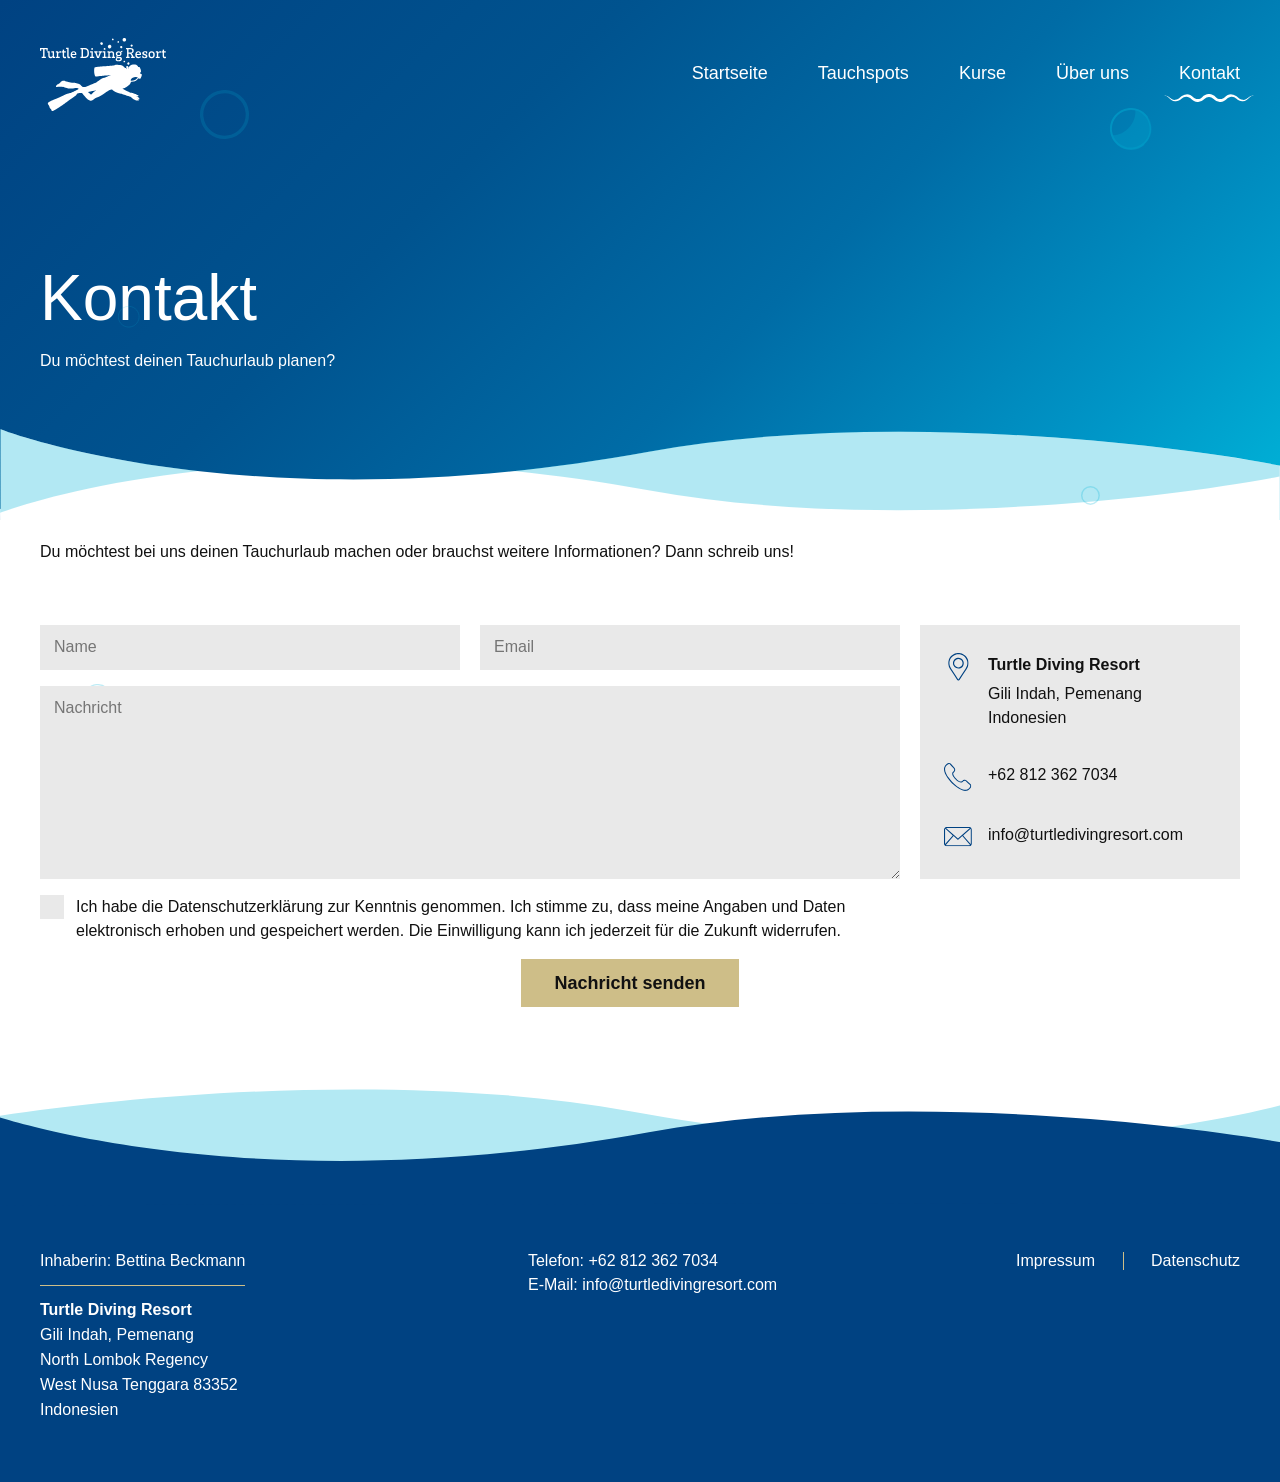
<file: kontakt.html>
<!doctype html>
<html lang="de">
  <head>
    <meta charset="UTF-8" />
    <meta name="viewport" content="width=device-width, initial-scale=1.0" />
    <title>Turtle Diving Resort</title>
    <link rel="stylesheet" href="styles.css" />
  </head>
  <body>
    <header class="sticky-header">
  <div class="container">
    <a class="logo" href="index.html">
      <img src="assets/icons/sticky-logo.svg" alt="Turtle Diving Resort">
    </a>

    <nav>
  <ul>
    <li><a href="index.html">Startseite</a></li>
    <li><a href="tauchspots.html">Tauchspots</a></li>
    <li><a href="kurse.html">Kurse</a></li>
    <li><a href="ueber-uns.html">Über uns</a></li>
    <li><a href="kontakt.html" class="active">Kontakt</a></li>
  </ul>
</nav>
  </div>
</header>
    <div class="bubble-layer">
     <img src="assets/svg/bubble-1.svg" class="bubble bubble-1" alt="">
     <img src="assets/svg/bubble-2.svg" class="bubble bubble-2" alt="">
     <img src="assets/svg/bubble-3.svg" class="bubble bubble-3" alt="">
     <img src="assets/svg/bubble-4.svg" class="bubble bubble-4" alt="">
     <img src="assets/svg/bubble-5.svg" class="bubble bubble-4" alt="">
     
     <img src="assets/svg/bubble-6.svg" class="bubble bubble-6" alt="">
     <img src="assets/svg/bubble-7.svg" class="bubble bubble-7" alt="">
     <img src="assets/svg/bubble-8.svg" class="bubble bubble-8" alt="">
    </div>
    <header class="site-header">
      <a class="logo" href="#top" aria-label="Turtle Diving Resort Startseite">
        <img src="assets/icons/Logo.svg" alt="Turtle Diving Resort" />
      </a>
     <nav class="main-nav" aria-label="Hauptnavigation">
  <a href="index.html">Startseite</a>
  <a href="tauchspots.html">Tauchspots</a>
  <a href="kurse.html">Kurse</a>
  <a href="ueber-uns.html">Über uns</a>
  <a class="active" href="kontakt.html">Kontakt</a>
</nav>
    </header>

    <main id="top">

  <section class="kontakt-hero">

    <div class="container kontakt-hero-content">
      <h1>Kontakt</h1>

      <p>
        Du möchtest deinen Tauchurlaub planen?
      </p>
    </div>

  <img
      class="ueber-uns-hero-wave"
      src="assets/icons/hero.wave_tauchspots.svg"
      alt=""
      aria-hidden="true"
    >
  </section>

  <section class="kontakt-intro section">
    <div class="container">

      <p>
        Du möchtest bei uns deinen Tauchurlaub machen oder brauchst weitere
      Informationen? Dann schreib uns!
      </p>

    </div>

<section id="kontakt" class="contact section">
  <div class="container">
    <div class="contact-layout">
      <form class="contact-form">
        <label>
          <input type="text" placeholder="Name" autocomplete="name" />
        </label>

        <label>
          <input type="email" placeholder="Email" autocomplete="email" />
        </label>

        <label class="full">
          <textarea rows="6" placeholder="Nachricht"></textarea>
        </label>

        <label class="checkbox full">
          <input type="checkbox" />
          <span>
            Ich habe die Datenschutzerklärung zur Kenntnis genommen.
            Ich stimme zu, dass meine Angaben und Daten elektronisch erhoben
            und gespeichert werden. Die Einwilligung kann ich jederzeit
            für die Zukunft widerrufen.
          </span>
        </label>

        <div class="contact-submit">
          <button class="button" type="submit">
            Nachricht senden
          </button>
        </div>
      </form>

      <address class="contact-data">
        <p>
          <span>
            <strong>Turtle Diving Resort</strong>
            Gili Indah, Pemenang<br />
            Indonesien
          </span>
        </p>

        <p>
          <span>+62 812 362 7034</span>
        </p>

        <p>
          <span>info@turtledivingresort.com</span>
        </p>
      </address>
    </div>
  </div>

</section>

</main>

<footer class="site-footer subpage-footer">
      <div class="container footer-grid">
        <div>
          <p class="footer-owner">Inhaberin: Bettina Beckmann</p>
          <p><strong>Turtle Diving Resort</strong><br />Gili Indah, Pemenang<br />North Lombok Regency<br />West Nusa Tenggara 83352<br />Indonesien</p>
        </div>
        <div>
          <p>Telefon: +62 812 362 7034</p>
          <p>E-Mail: info@turtledivingresort.com</p>
        </div>
        <nav aria-label="Rechtliches">
          <a href="#top">Impressum</a>
          <a href="#top">Datenschutz</a>
        </nav>
        </div>
    </footer>
    <script src="main.js"></script>
  </body>
</html>
</file>
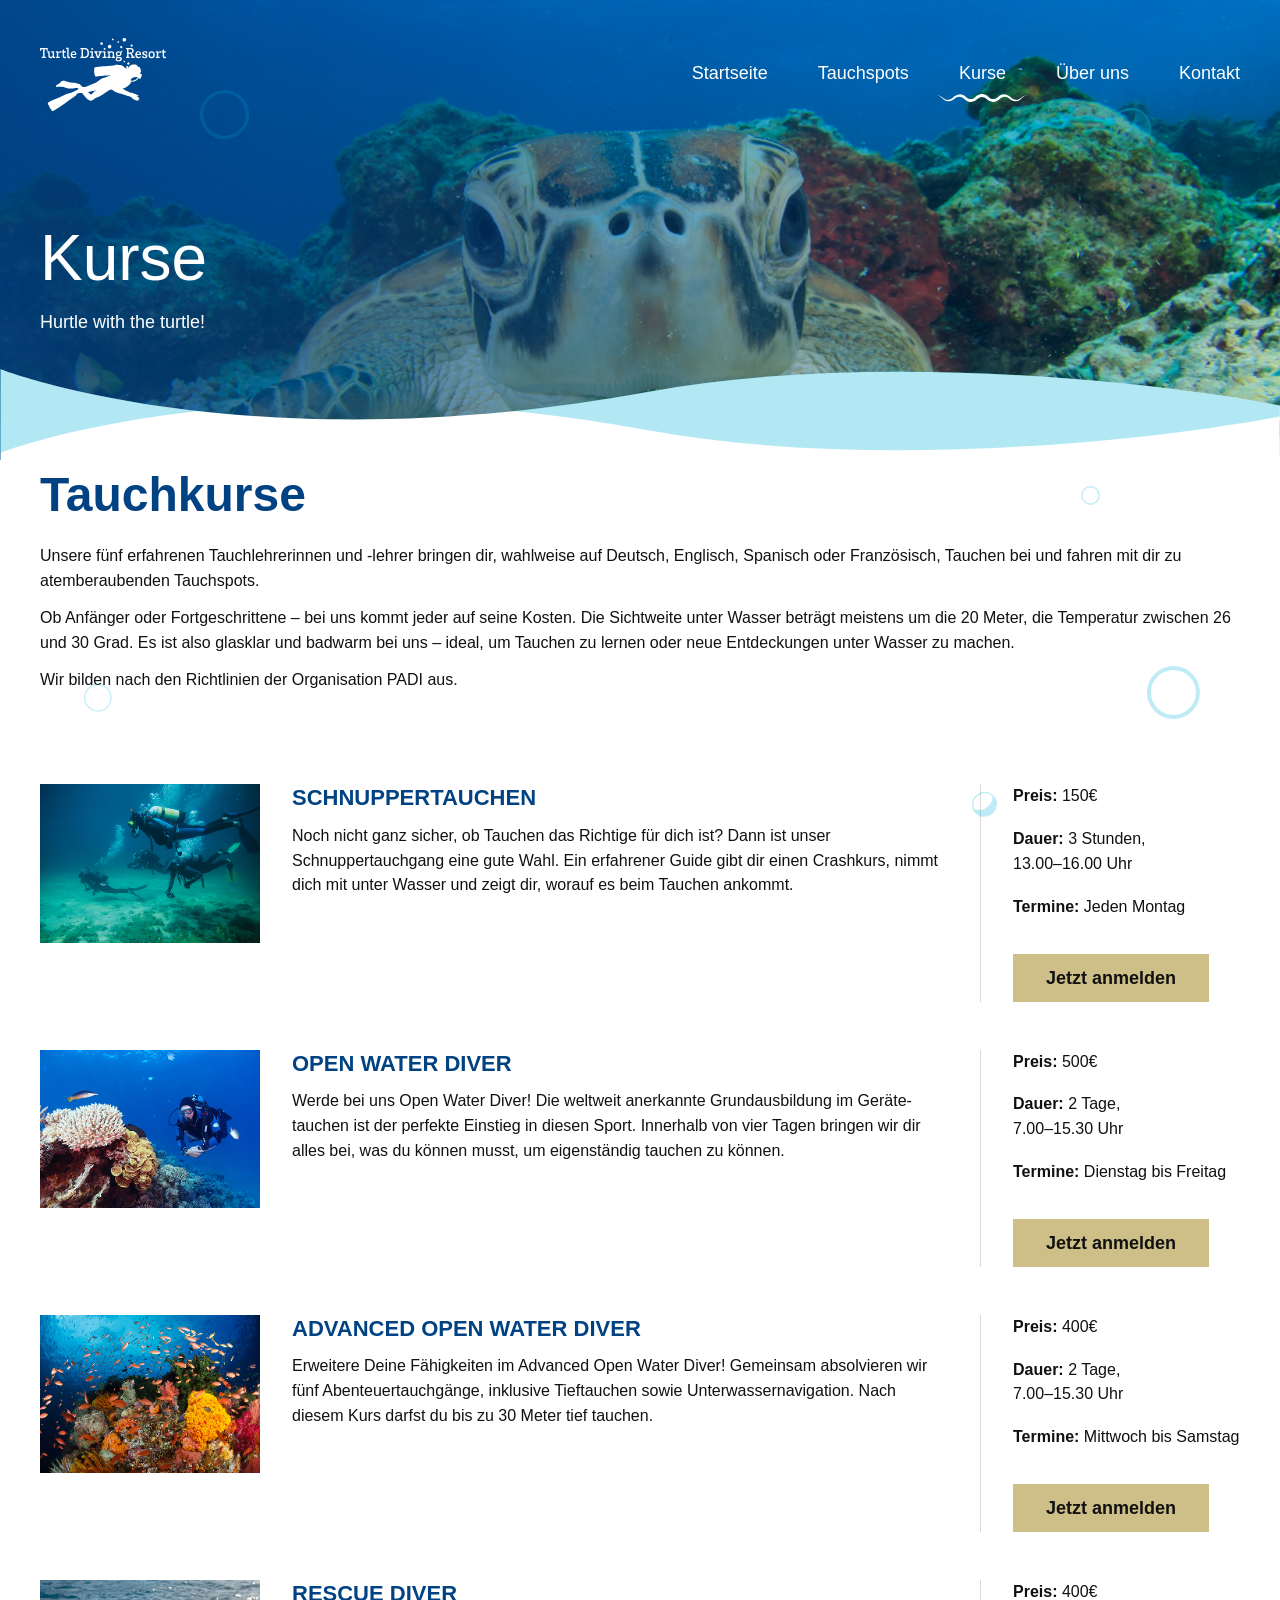
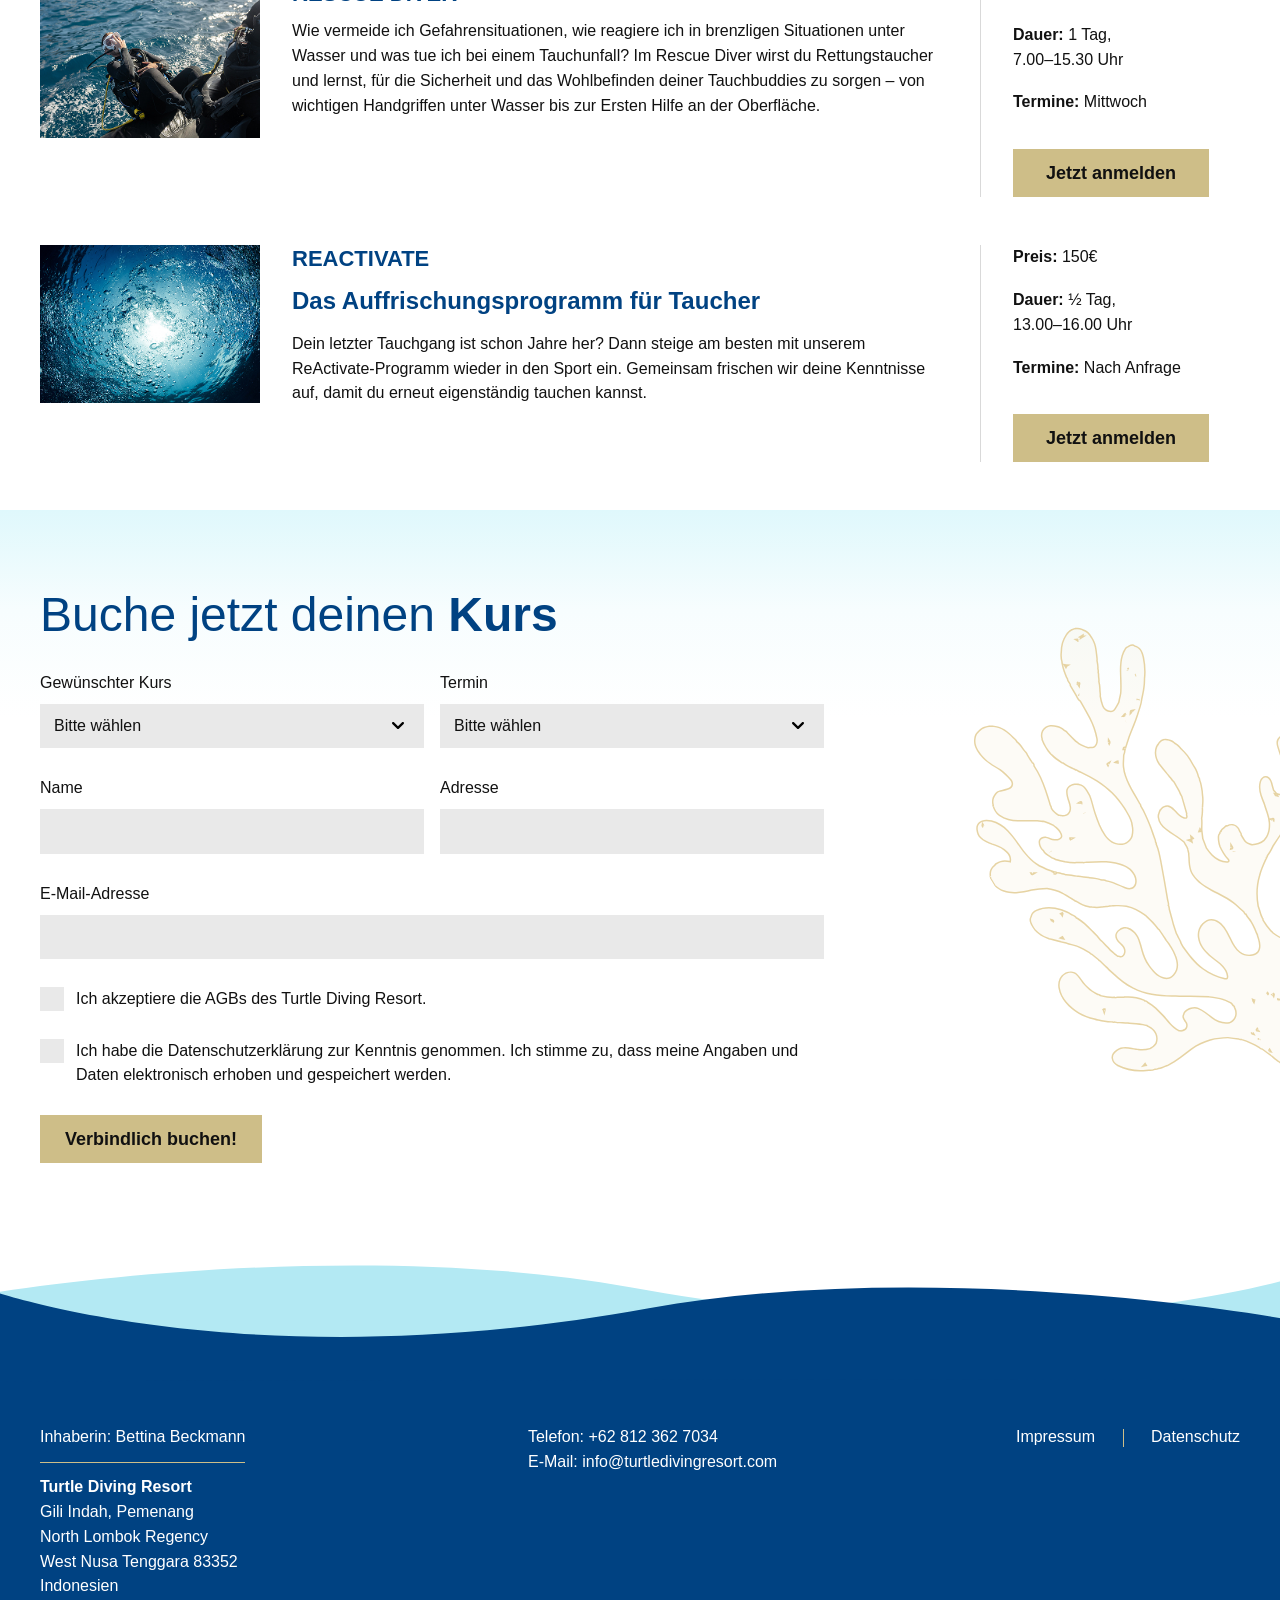
<file: kurse.html>
<!doctype html>
<html lang="de">
  <head>
    <meta charset="UTF-8" />
    <meta name="viewport" content="width=device-width, initial-scale=1.0" />
    <title>Turtle Diving Resort</title>
    <link rel="stylesheet" href="styles.css" />
  </head>
  <body>
    <header class="sticky-header">
  <div class="container">
    <a class="logo" href="index.html">
      <img src="assets/icons/sticky-logo.svg" alt="Turtle Diving Resort">
    </a>

    <nav>
  <ul>
    <li><a href="index.html">Startseite</a></li>
    <li><a href="tauchspots.html">Tauchspots</a></li>
    <li><a href="kurse.html" class="active">Kurse</a></li>
    <li><a href="ueber-uns.html">Über uns</a></li>
    <li><a href="kontakt.html">Kontakt</a></li>
  </ul>
</nav>
  </div>
</header>
    <div class="bubble-layer">
     <img src="assets/svg/bubble-1.svg" class="bubble bubble-1" alt="">
     <img src="assets/svg/bubble-2.svg" class="bubble bubble-2" alt="">
     <img src="assets/svg/bubble-3.svg" class="bubble bubble-3" alt="">
     <img src="assets/svg/bubble-4.svg" class="bubble bubble-4" alt="">
     <img src="assets/svg/bubble-5.svg" class="bubble bubble-4" alt="">
     
     <img src="assets/svg/bubble-6.svg" class="bubble bubble-6" alt="">
     <img src="assets/svg/bubble-7.svg" class="bubble bubble-7" alt="">
     <img src="assets/svg/bubble-8.svg" class="bubble bubble-8" alt="">
    </div>
    <header class="site-header">
      <a class="logo" href="#top" aria-label="Turtle Diving Resort Startseite">
        <img src="assets/icons/Logo.svg" alt="Turtle Diving Resort" />
      </a>
      <nav class="main-nav" aria-label="Hauptnavigation">
  <a href="index.html">Startseite</a>
  <a href="tauchspots.html">Tauchspots</a>
  <a class="active" href="kurse.html">Kurse</a>
  <a href="ueber-uns.html">Über uns</a>
  <a href="kontakt.html">Kontakt</a>
</nav>
    </header>

    <main id="top">
      <section class="kurse-hero" aria-labelledby="hero-title">

  <div class="container kurse-hero-content">
    <h1>Kurse</h1>

    <p>
      Hurtle with the turtle!
    </p>
  </div>

  <img
    class="subpage-hero-wave"
    src="assets/icons/hero.wave_tauchspots.svg"
    alt=""
    aria-hidden="true"
  >

</section>

<section class="kurse-intro section">
  <div class="container">

   <h2>
  Tauch<span class="semi-bold">kurse</span>
</h2>

    <p>
      Unsere fünf erfahrenen Tauchlehrerinnen und -lehrer bringen dir,
      wahlweise auf Deutsch, Englisch, Spanisch oder Französisch,
      Tauchen bei und fahren mit dir zu atemberaubenden Tauchspots.
    </p>

    <p>
      Ob Anfänger oder Fortgeschrittene – bei uns kommt jeder auf seine
      Kosten. Die Sichtweite unter Wasser beträgt meistens um die 20 Meter,
      die Temperatur zwischen 26 und 30 Grad. Es ist also glasklar und
      badwarm bei uns – ideal, um Tauchen zu lernen oder neue Entdeckungen
      unter Wasser zu machen.
    </p>

    <p>
      Wir bilden nach den Richtlinien der Organisation PADI aus.
    </p>

  </div>
</section>

<section class="kurse-list section">
  <div class="container">

    <section class="course-card">

      <div class="course-image">
        <img src="assets/images/kurse-Schnuppertauchen.jpg" alt="Schnuppertauchen">
      </div>

      <div class="course-content">
        <h3>SCHNUPPERTAUCHEN</h3>

        <p>
          Noch nicht ganz sicher, ob Tauchen das Richtige für dich ist?
          Dann ist unser Schnuppertauchgang eine gute Wahl. Ein erfahrener
          Guide gibt dir einen Crashkurs, nimmt dich mit unter Wasser und
          zeigt dir, worauf es beim Tauchen ankommt.
        </p>
      </div>

      <div class="course-meta">
        <p><strong>Preis:</strong> 150€</p>
        <p><strong>Dauer:</strong> 3 Stunden,<br>13.00–16.00 Uhr</p>
        <p><strong>Termine:</strong> Jeden Montag</p>

        <a class="button" href="#formular">
          Jetzt anmelden
        </a>
      </div>

    </section>

<section class="course-card">

  <div class="course-image">
    <img src="assets/images/kurse-openwaterdivers.jpg" alt="Open Water Diver">
  </div>

  <div class="course-content">
    <h3>OPEN WATER DIVER</h3>

    <p>
      Werde bei uns Open Water Diver! Die weltweit anerkannte 
      Grundausbildung im Geräte-tauchen ist der perfekte Einstieg 
      in diesen Sport. Innerhalb von vier Tagen bringen wir dir 
      alles bei, was du können musst, um eigenständig tauchen zu können.
    </p>
  </div>

  <div class="course-meta">
    <p><strong>Preis:</strong> 500€</p>
    <p><strong>Dauer:</strong> 2 Tage,<br>7.00–15.30 Uhr</p>
    <p><strong>Termine:</strong> Dienstag bis Freitag</p>

    <a class="button" href="#formular">
      Jetzt anmelden
    </a>
  </div>

</section>

<section class="course-card">

  <div class="course-image">
    <img src="assets/images/kurse-advancedopenwater.jpg" alt="Advanced Open Water Diver">
  </div>

  <div class="course-content">
    <h3>ADVANCED OPEN WATER DIVER</h3>

    <p>
      Erweitere Deine Fähigkeiten im Advanced Open Water Diver! 
      Gemeinsam absolvieren wir fünf Abenteuertauchgänge, 
      inklusive Tieftauchen sowie Unterwassernavigation. 
      Nach diesem Kurs darfst du bis zu 30 Meter tief tauchen.
    </p>
  </div>

  <div class="course-meta">
    <p><strong>Preis:</strong> 400€</p>
    <p><strong>Dauer:</strong> 2 Tage,<br>7.00–15.30 Uhr</p>
    <p><strong>Termine:</strong> Mittwoch bis Samstag</p>

    <a class="button" href="#formular">
      Jetzt anmelden
    </a>
  </div>

</section>

<section class="course-card">

  <div class="course-image">
    <img src="assets/images/kurse-rescue.jpg" alt="Rescue Diver">
  </div>

  <div class="course-content">
    <h3>RESCUE DIVER</h3>

    <p>
      Wie vermeide ich Gefahrensituationen, 
      wie reagiere ich in brenzligen Situationen 
      unter Wasser und was tue ich bei einem Tauchunfall? 
      Im Rescue Diver wirst du Rettungstaucher und lernst, 
      für die Sicherheit und das Wohlbefinden deiner 
      Tauchbuddies zu sorgen – von wichtigen Handgriffen 
      unter Wasser bis zur Ersten Hilfe an der Oberfläche.
    </p>
  </div>

  <div class="course-meta">
    <p><strong>Preis:</strong> 400€</p>
    <p><strong>Dauer:</strong> 1 Tag,<br>7.00–15.30 Uhr</p>
    <p><strong>Termine:</strong> Mittwoch</p>

    <a class="button" href="#formular">
      Jetzt anmelden
    </a>
  </div>

</section>

<section class="course-card">

  <div class="course-image">
    <img src="assets/images/kurse-reactive.jpg" alt="ReActivate">
  </div>

  <div class="course-content">
    <h3>REACTIVATE</h3>
     <h4>Das Auffrischungsprogramm für Taucher</h4>
    <p>
      Dein letzter Tauchgang ist schon Jahre her? 
      Dann steige am besten mit unserem ReActivate-Programm 
      wieder in den Sport ein. Gemeinsam frischen wir deine 
      Kenntnisse auf, damit du erneut eigenständig tauchen kannst.
    </p>
  </div>

  <div class="course-meta">
    <p><strong>Preis:</strong> 150€</p>
    <p><strong>Dauer:</strong> ½ Tag,<br>13.00–16.00 Uhr</p>
    <p><strong>Termine:</strong> Nach Anfrage</p>

    <a class="button" href="#formular">
      Jetzt anmelden
    </a>
  </div>

</section>

  </div>
</section>

<section id="buchen" class="booking kurse-booking section">
        <div class="container">
          <h2><span class="keep-regular">Buche jetzt deinen</span> Kurs</h2>
          <form class="form-grid">
            <label>
              <span>Gewünschter Kurs</span>
              <select>
                <option>Bitte wählen</option>
                <option>Schnuppertauchen</option>
                <option>Open Water Diver</option>
                <option>Advanced Open Water Diver</option>
                <option>Rescue Diver</option>
              </select>
            </label>
            <label>
              <span>Termin</span>
              <select>
                <option>Bitte wählen</option>
                <option>Montag</option>
                <option>Dienstag bis Freitag</option>
                <option>Nach Anfrage</option>
              </select>
            </label>
            <label>
              <span>Name</span>
              <input type="text" autocomplete="name" />
            </label>
            <label>
              <span>Adresse</span>
              <input type="text" autocomplete="street-address" />
            </label>
            <label class="full">
              <span>E-Mail-Adresse</span>
              <input type="email" autocomplete="email" />
            </label>
            <label class="checkbox full">
              <input type="checkbox" />
              <span>Ich akzeptiere die AGBs des Turtle Diving Resort.</span>
            </label>
            <label class="checkbox full">
              <input type="checkbox" />
              <span>
                Ich habe die Datenschutzerklärung zur Kenntnis genommen. Ich stimme zu,
                dass meine Angaben und Daten elektronisch erhoben und gespeichert werden.
              </span>
            </label>
            <button class="button" type="submit">Verbindlich buchen!</button>
          </form>
        </div>
      </section>

    <footer class="site-footer subpage-footer">
      <div class="container footer-grid">
        <div>
          <p class="footer-owner">Inhaberin: Bettina Beckmann</p>
          <p><strong>Turtle Diving Resort</strong><br />Gili Indah, Pemenang<br />North Lombok Regency<br />West Nusa Tenggara 83352<br />Indonesien</p>
        </div>
        <div>
          <p>Telefon: +62 812 362 7034</p>
          <p>E-Mail: info@turtledivingresort.com</p>
        </div>
        <nav aria-label="Rechtliches">
          <a href="#top">Impressum</a>
          <a href="#top">Datenschutz</a>
        </nav>
        </div>
    </footer>
    <script src="main.js"></script>
  </body>
</html>
</file>
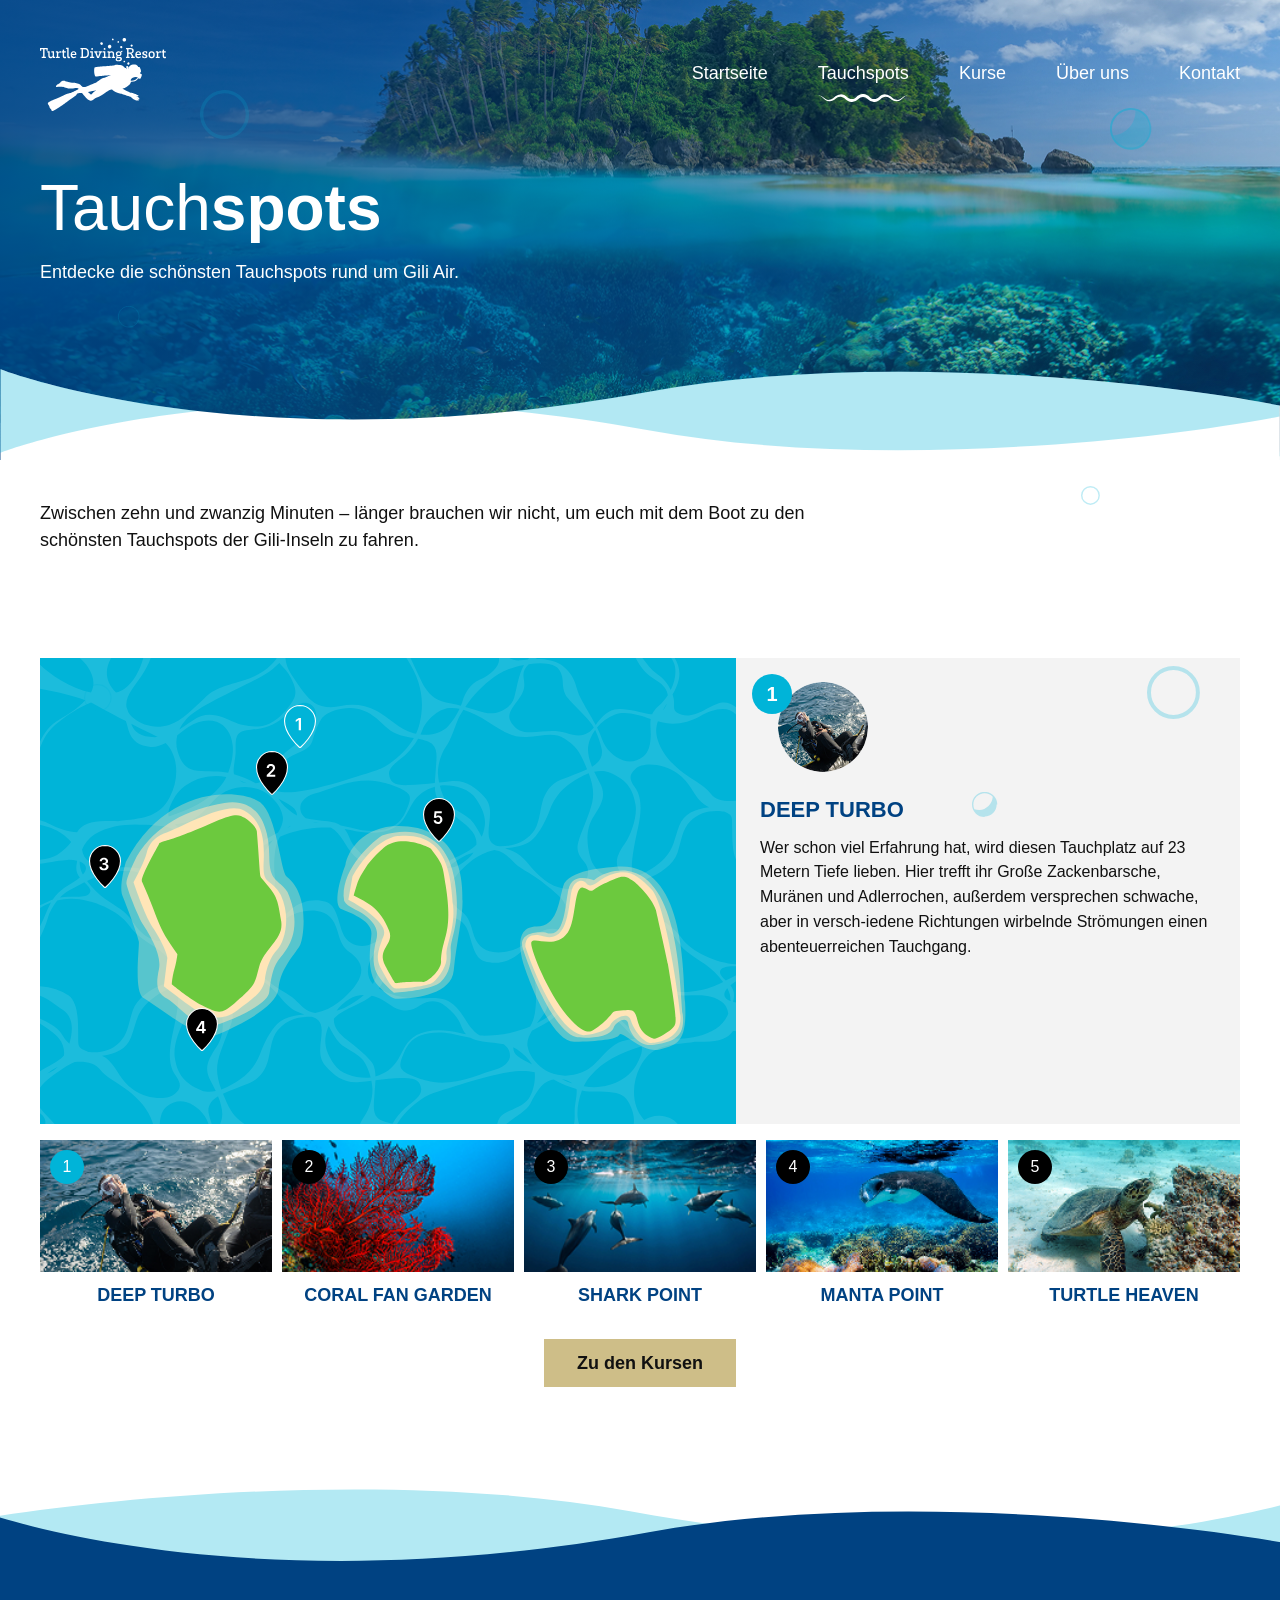
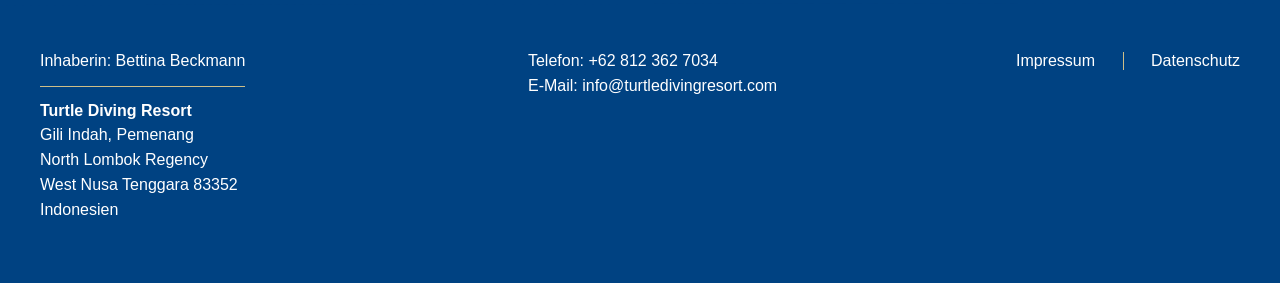
<file: tauchspots.html>
<!doctype html>
<html lang="de">
  <head>
    <meta charset="UTF-8" />
    <meta name="viewport" content="width=device-width, initial-scale=1.0" />
    <title>Turtle Diving Resort</title>
    <link rel="stylesheet" href="styles.css" />
  </head>
  <body>
    <header class="sticky-header">
  <div class="container">
    <a class="logo" href="index.html">
      <img src="assets/icons/sticky-logo.svg" alt="Turtle Diving Resort">
    </a>

    <nav>
      <ul>
        <a href="index.html">Startseite</a>
        <a href="tauchspots.html" class="active">Tauchspots</a>
        <li><a href="kurse.html">Kurse</a></li>
        <li><a href="ueber-uns.html">Über uns</a></li>
        <li><a href="kontakt.html">Kontakt</a></li>
      </ul>
    </nav>
  </div>
</header>
    <div class="bubble-layer">
     <img src="assets/svg/bubble-1.svg" class="bubble bubble-1" alt="">
     <img src="assets/svg/bubble-2.svg" class="bubble bubble-2" alt="">
     <img src="assets/svg/bubble-3.svg" class="bubble bubble-3" alt="">
     <img src="assets/svg/bubble-4.svg" class="bubble bubble-4" alt="">
     <img src="assets/svg/bubble-5.svg" class="bubble bubble-4" alt="">
     
     <img src="assets/svg/bubble-6.svg" class="bubble bubble-6" alt="">
     <img src="assets/svg/bubble-7.svg" class="bubble bubble-7" alt="">
     <img src="assets/svg/bubble-8.svg" class="bubble bubble-8" alt="">
    </div>
    <header class="site-header">
      <a class="logo" href="#top" aria-label="Turtle Diving Resort Startseite">
        <img src="assets/icons/Logo.svg" alt="Turtle Diving Resort" />
      </a>
      <nav class="main-nav" aria-label="Hauptnavigation">
        <a href="index.html">Startseite</a>
        <a class="active" href="tauchspots.html">Tauchspots</a>
        <a href="kurse.html">Kurse</a>
        <a href="ueber-uns.html">Über uns</a>
        <a href="kontakt.html">Kontakt</a>
      </nav>
    </header>

    <main id="top">
      <section class="subpage-hero" aria-labelledby="hero-title">

  <div class="container subpage-hero-content">
         <h1>
            Tauch<span class="semi-bold">spots</span>
         </h1>

         <p>
           Entdecke die schönsten Tauchspots rund um Gili Air.
         </p>
     </div>

  <img
    class="subpage-hero-wave"
    src="assets/icons/hero.wave_tauchspots.svg"
    alt=""
    aria-hidden="true"
  >

</section>

<section class="tauchspots-intro section">
  <div class="container">
    <p>
      Zwischen zehn und zwanzig Minuten – länger brauchen wir nicht, um euch mit dem Boot zu den schönsten Tauchspots der Gili-Inseln zu fahren.
    </p>
  </div>
</section>
<section class="tauchspots-map section">

  <div class="container">
    <div class="map-wrapper">

      <div class="map-area">

  <img
    src="assets/images/Tauchspots-Map.svg"
    alt="Tauchspots Karte"
    class="tauchspots-map-svg"
  >

  <img src="assets/icons/pin-1.svg" class="pin pin-1" data-spot="1" alt="">
<img src="assets/icons/pin-2-black.svg" class="pin pin-2" data-spot="2" alt="">
<img src="assets/icons/pin-3-black.svg" class="pin pin-3" data-spot="3" alt="">
<img src="assets/icons/pin-4-black.svg" class="pin pin-4" data-spot="4" alt="">
<img src="assets/icons/pin-5-black.svg" class="pin pin-5" data-spot="5" alt="">

</div>

      <article class="spot-info-card">

        <div class="spot-number" id="active-number">1</div>

        <img
          id="active-image"
          src="assets/images/deep_turbo_tauchspots.jpg"
          alt="Deep Turbo"
          class="spot-info-image"
        >

        <h3 id="active-title">DEEP TURBO</h3>

        <p id="active-description">
          Wer schon viel Erfahrung hat, wird diesen 
          Tauchplatz auf 23 Metern Tiefe lieben. 
          Hier trefft ihr Große Zackenbarsche, Muränen 
          und Adlerrochen, außerdem versprechen schwache, 
          aber in versch-iedene Richtungen wirbelnde 
          Strömungen einen abenteuerreichen Tauchgang.
        </p>

      </article>

    </div>

    <div class="spot-thumbnails">

  <article class="thumbnail-card active" data-spot="1">
    <img src="assets/images/deep_turbo_inactive.jpg" alt="Deep Turbo">
    <span class="thumb-number">1</span>
    <h3>DEEP TURBO</h3>
  </article>

  <article class="thumbnail-card" data-spot="2">
    <img src="assets/images/coral-garden-inactive.jpg" alt="Coral Fan Garden">
    <span class="thumb-number">2</span>
    <h3>CORAL FAN GARDEN</h3>
  </article>

  <article class="thumbnail-card" data-spot="3">
    <img src="assets/images/sharkpoint-inactive.jpg" alt="Shark Point">
    <span class="thumb-number">3</span>
    <h3>SHARK POINT</h3>
  </article>

  <article class="thumbnail-card" data-spot="4">
    <img src="assets/images/mantapoint_inactive.jpg" alt="Manta Point">
    <span class="thumb-number">4</span>
    <h3>MANTA POINT</h3>
  </article>

  <article class="thumbnail-card" data-spot="5">
    <img src="assets/images/turtle-heaven-inacctive.jpg" alt="Turtle Heaven">
    <span class="thumb-number">5</span>
    <h3>TURTLE HEAVEN</h3>
  </article>

</div>

  </div>

</section>

<section class="centered">
  <a class="button" href="kurse.html">Zu den Kursen</a>
</section>

    <footer class="site-footer subpage-footer">
      <div class="container footer-grid">
        <div>
          <p class="footer-owner">Inhaberin: Bettina Beckmann</p>
          <p><strong>Turtle Diving Resort</strong><br />Gili Indah, Pemenang<br />North Lombok Regency<br />West Nusa Tenggara 83352<br />Indonesien</p>
        </div>
        <div>
          <p>Telefon: +62 812 362 7034</p>
          <p>E-Mail: info@turtledivingresort.com</p>
        </div>
        <nav aria-label="Rechtliches">
          <a href="#top">Impressum</a>
          <a href="#top">Datenschutz</a>
        </nav>
        </div>
    </footer>
    <script src="main.js"></script>
  </body>
</html>
</file>
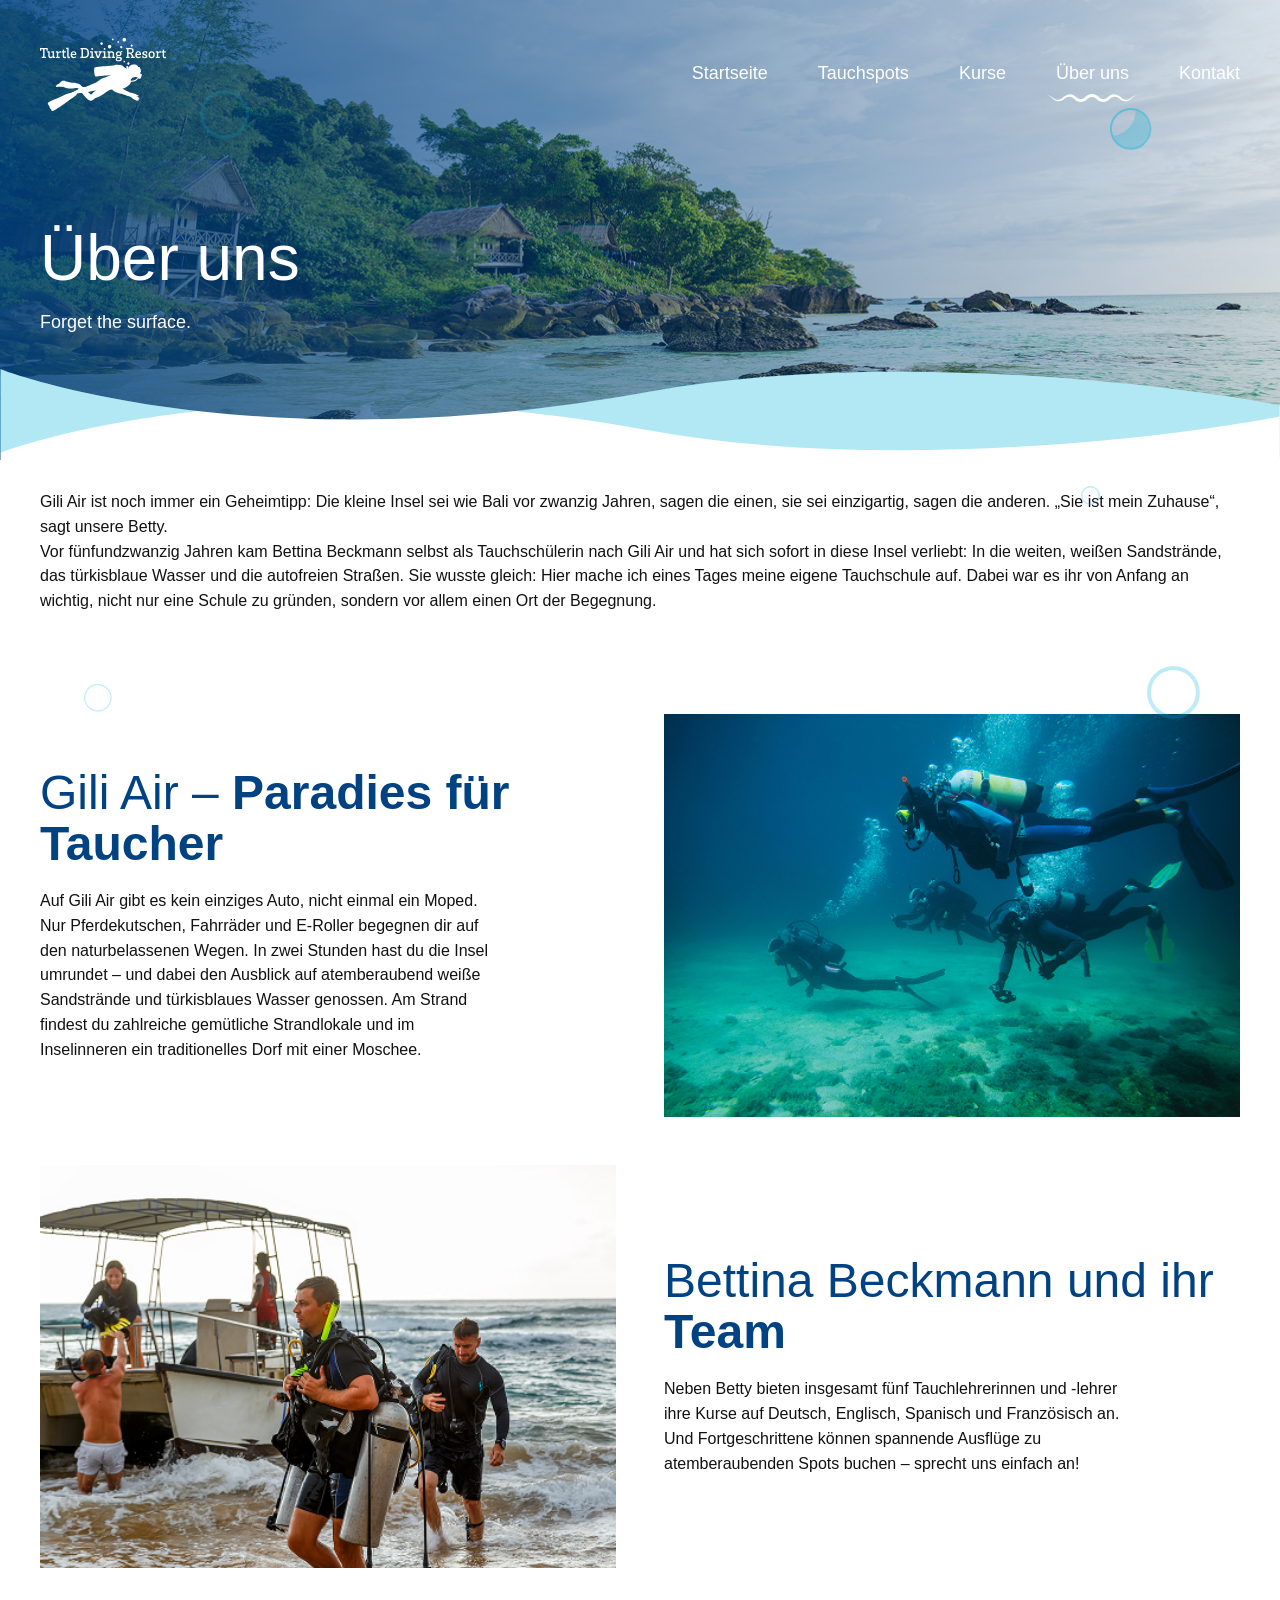
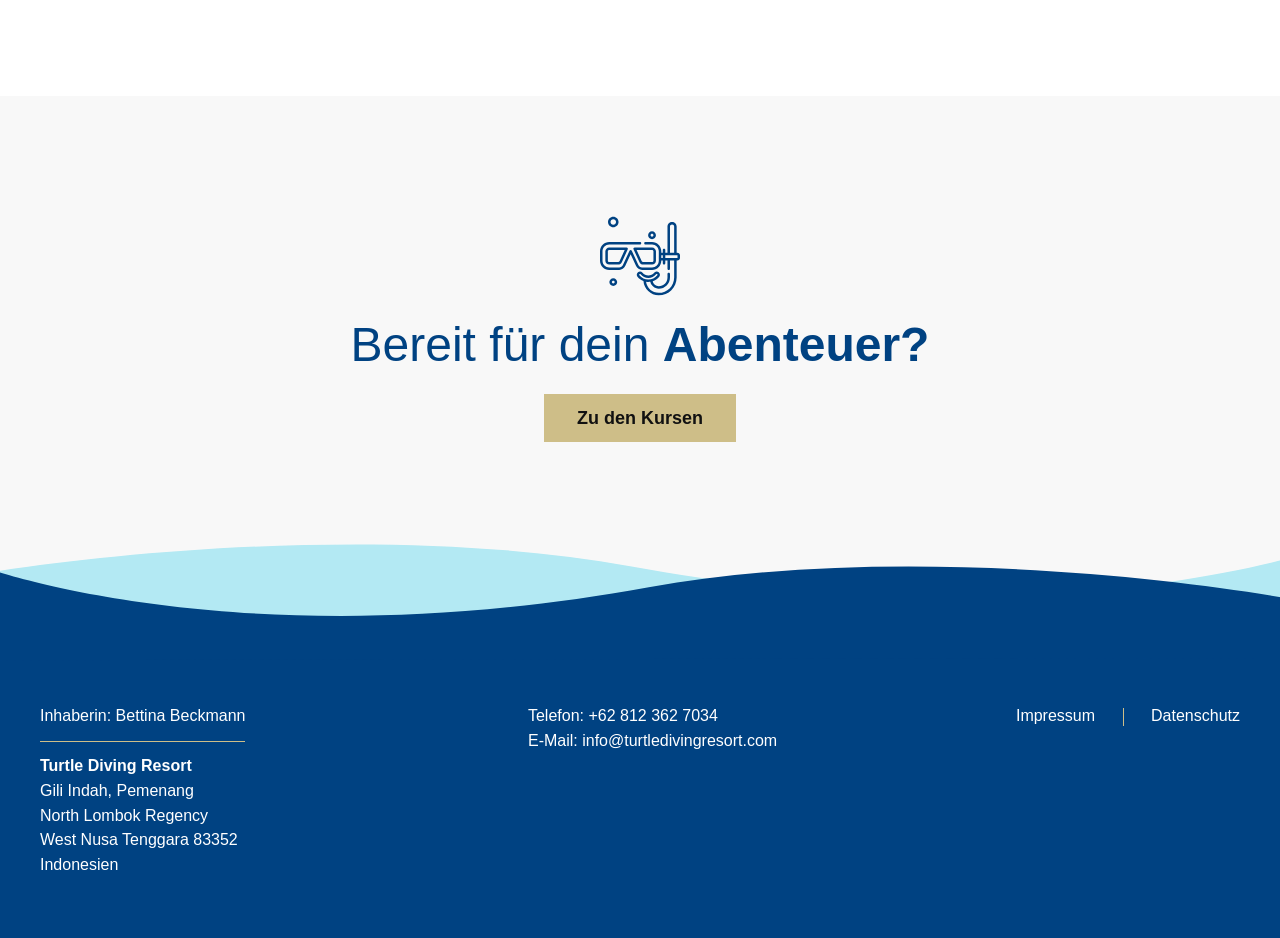
<file: ueber-uns.html>
<!doctype html>
<html lang="de">
  <head>
    <meta charset="UTF-8" />
    <meta name="viewport" content="width=device-width, initial-scale=1.0" />
    <title>Turtle Diving Resort</title>
    <link rel="stylesheet" href="styles.css" />
  </head>
  <body>
    <header class="sticky-header">
  <div class="container">
    <a class="logo" href="index.html">
      <img src="assets/icons/sticky-logo.svg" alt="Turtle Diving Resort">
    </a>

    <nav>
  <ul>
    <li><a href="index.html">Startseite</a></li>
    <li><a href="tauchspots.html">Tauchspots</a></li>
    <li><a href="kurse.html">Kurse</a></li>
    <li><a href="ueber-uns.html" class="active">Über uns</a></li>
    <li><a href="kontakt.html">Kontakt</a></li>
  </ul>
</nav>
  </div>
</header>
    <div class="bubble-layer">
     <img src="assets/svg/bubble-1.svg" class="bubble bubble-1" alt="">
     <img src="assets/svg/bubble-2.svg" class="bubble bubble-2" alt="">
     <img src="assets/svg/bubble-3.svg" class="bubble bubble-3" alt="">
     <img src="assets/svg/bubble-4.svg" class="bubble bubble-4" alt="">
     <img src="assets/svg/bubble-5.svg" class="bubble bubble-4" alt="">
     
     <img src="assets/svg/bubble-6.svg" class="bubble bubble-6" alt="">
     <img src="assets/svg/bubble-7.svg" class="bubble bubble-7" alt="">
     <img src="assets/svg/bubble-8.svg" class="bubble bubble-8" alt="">
    </div>
    <header class="site-header">
      <a class="logo" href="#top" aria-label="Turtle Diving Resort Startseite">
        <img src="assets/icons/Logo.svg" alt="Turtle Diving Resort" />
      </a>
      <nav class="main-nav" aria-label="Hauptnavigation">
  <a href="index.html">Startseite</a>
  <a href="tauchspots.html">Tauchspots</a>
  <a href="kurse.html">Kurse</a>
  <a class="active" href="ueber-uns.html">Über uns</a>
  <a href="kontakt.html">Kontakt</a>
</nav>
    </header>

    <main id="top">
      <section class="ueber-uns-hero">
    <div class="container ueber-uns-hero-content">
      <h1>Über uns</h1>

      <p>
        Forget the surface.
      </p>
    </div>

  <img
      class="ueber-uns-hero-wave"
      src="assets/icons/hero.wave_tauchspots.svg"
      alt=""
      aria-hidden="true"
    >
  </section>

  <section class="ueber-uns-intro section">
    <div class="container">

      <p>
        Gili Air ist noch immer ein Geheimtipp: Die kleine Insel 
        sei wie Bali vor zwanzig Jahren, sagen die einen, sie sei 
        einzigartig, sagen die anderen. „Sie ist mein Zuhause“, sagt unsere Betty.
      </p>

      <p>
        Vor fünfundzwanzig Jahren kam Bettina Beckmann 
        selbst als Tauchschülerin nach Gili Air und hat sich 
        sofort in diese Insel verliebt: In die weiten, weißen 
        Sandstrände, das türkisblaue Wasser und die autofreien 
        Straßen. Sie wusste gleich: Hier mache ich eines Tages 
        meine eigene Tauchschule auf. Dabei war es ihr von Anfang 
        an wichtig, nicht nur eine Schule zu gründen, sondern vor 
        allem einen Ort der Begegnung.
      </p>

    </div>

</section>

 <section class="about-content section">
    <div class="container">

      <div class="about-row">

        <div class="about-text">
          <h2><span class="keep-regular">Gili Air – </span>Paradies für Taucher</h2>

          <p>
            Auf Gili Air gibt es kein einziges Auto, nicht einmal ein Moped. Nur Pferdekutschen, Fahrräder und E-Roller begegnen dir auf den naturbelassenen Wegen. In zwei Stunden hast du die Insel umrundet – und dabei den Ausblick auf atemberaubend weiße Sandstrände und türkisblaues Wasser genossen. Am Strand findest du zahlreiche gemütliche Strandlokale und im Inselinneren ein traditionelles Dorf mit einer Moschee.
          </p>
        </div>

        <div class="about-image">
          <img src="assets/images/gili-aire.jpg" alt="Gili Air">
        </div>

      </div>

      <div class="about-row">

        <div class="about-image">
          <img src="assets/images/bettina_freinds.jpg" alt="Tauchteam">
        </div>

        <div class="about-text">
          <h2><span class="keep-regular">Bettina Beckmann und ihr </span>Team</h2>

          <p>
            Neben Betty bieten insgesamt fünf Tauchlehrerinnen und -lehrer ihre Kurse auf Deutsch, Englisch, Spanisch und Französisch an. Und Fortgeschrittene können spannende Ausflüge zu atemberaubenden Spots buchen – sprecht uns einfach an!
          </p>
        </div>

      </div>

    </div>
  </section>

  <section class="about-cta section">
  <div class="container">

    <img
      src="assets/icons/diving-mask.svg"
      alt=""
      class="about-cta-icon"
    >

    <h2>
      <span class="keep-regular">Bereit für dein </span>Abenteuer?
    </h2>

    <a class="button" href="kurse.html">
      Zu den Kursen
    </a>

  </div>
</section>

</main>





    <footer class="site-footer subpage-footer">
      <div class="container footer-grid">
        <div>
          <p class="footer-owner">Inhaberin: Bettina Beckmann</p>
          <p><strong>Turtle Diving Resort</strong><br />Gili Indah, Pemenang<br />North Lombok Regency<br />West Nusa Tenggara 83352<br />Indonesien</p>
        </div>
        <div>
          <p>Telefon: +62 812 362 7034</p>
          <p>E-Mail: info@turtledivingresort.com</p>
        </div>
        <nav aria-label="Rechtliches">
          <a href="#top">Impressum</a>
          <a href="#top">Datenschutz</a>
        </nav>
        </div>
    </footer>
    <script src="main.js"></script>
  </body>
</html>
</file>
<file: styles.css>
:root {
  --blue: #004282;
  --deep-blue: #003166;
  --water: #00b7cd;
  --sand: #cebe88;
  --light: #f8f8f8;
  --text: #111111;
  --muted: #5d6670;
  --max: 1200px;
  --section: clamp(72px, 9vw, 116px);
}

* {
  box-sizing: border-box;
}

html {
  scroll-behavior: smooth;
}

body {
  margin: 0;
  color: var(--text);
  font-family: Inter, Arial, Helvetica, sans-serif;
  font-size: 16px;
  line-height: 1.55;
  background: #ffffff;
}

.sticky-header {
  position: fixed;
  top: -120px;
  left: 0;
  width: 100%;
  background: #ffffff;
  box-shadow: 0 4px 20px rgba(0, 0, 0, 0.08);
  z-index: 9999;
  transition: top 0.4s ease;
}

.sticky-header.show {
  top: 0;
}

.sticky-header .container {
  display: flex;
  justify-content: space-between;
  align-items: center;
  height: 85px;
  max-width: 1200px;
  margin: 0 auto;
  padding: 0 2rem;
}

.sticky-header .logo {
  display: flex;
  align-items: center;
  width: 120px;
  min-width: 120px;
}

.sticky-header .logo img {
  display: block;
  width: 120px;
  height: auto;
  filter: none;
}

.sticky-header nav ul {
  display: flex;
  align-items: center;
  gap: 4rem;
  list-style: none;
  margin: 0;
  padding: 0;
}

.sticky-header nav a {
  position: relative;
  text-decoration: none;
  color: #004b93;
  font-size: 1.1rem;
}

.sticky-header nav a.active::after {
  content: "";
  position: absolute;
  left: 50%;
  bottom: -18px;
  width: 90px;
  height: 8px;
  transform: translateX(-50%);
  background-image: url("assets/icons/wave_sticky_menu.svg");
  background-repeat: no-repeat;
  background-position: center;
  background-size: contain;
}
img {
  display: block;
  max-width: 100%;
}

a {
  color: inherit;
  text-decoration: none;
}

h1,
h2,
h3,
p {
  margin: 0;
}

h1 {
  color: #ffffff;
  font-size: clamp(42px, 7vw, 64px);
  font-weight: 400;
  line-height: 1.2;
  max-width: 640px;
}

h1 strong {
  font-weight: 800;
}

h2 {
  color: var(--blue);
  font-size: clamp(32px, 5vw, 48px);
  line-height: 1.05;
  margin-bottom: 18px;
}

h3 {
  color: var(--blue);
  font-size: 22px;
  line-height: 1.25;
  text-transform: uppercase;
}

.keep-regular {
  font-weight: 400;
}

.container {
  width: min(var(--max), calc(100% - 40px));
  margin-inline: auto;
}

.intro-content {
  max-width: 1200px;
}

.intro-content p {
  max-width: 820px;
}

.section {
  padding-block: 80px;
}

.nature {
  margin-top: 80px;
}

.nature-content {
  align-items: flex-start;
  gap: 48px;
}


.section-lead {
  max-width: 792px;
  margin-bottom: 32px;
  font-size: 18px;
  line-height: 1.45;
}

.button,
.small-button {
  display: inline-flex;
  min-height: 48px;
  align-items: center;
  justify-content: center;
  border: 0.75px solid transparent;
  background: var(--sand);
  color: #111111;
  cursor: pointer;
  font: 700 18px/1 Inter, Arial, sans-serif;
  padding: 14px 32px;
  transition: background-color 0.3s ease, transform 0.2s ease, border-color 0.2s ease;
}

.small-button {
  min-height: 48px;
  font-size: 18px;
  padding-inline: 32px;
}

.button:hover,
.small-button:hover {
  background-color: #17b4d6;
}

.button:active,
.small-button:active {
  background-color: #ffffff;
  border-color: #000000;
  transform: scale(0.98);
}

.centered {
  display: flex;
  justify-content: center;
  margin-top: 32px;
}

.site-header {
  position: absolute;
  top: 0;
  left: 0;
  z-index: 20;
  display: flex;
  width: 100%;
  min-height: 124px;
  align-items: flex-start;
  justify-content: space-between;
  padding: 38px max(24px, calc((100vw - var(--max)) / 2)) 0;
  background: transparent;
}

.logo img {
  width: 126px;
  height: auto;
  filter: brightness(0) invert(1);
}

.main-nav {
  display: flex;
  align-items: center;
  gap: clamp(18px, 4vw, 50px);
  color: #ffffff;
  font-size: 18px;
  line-height: 1;
  white-space: nowrap;
  padding-top: 26px;
}

.main-nav a {
  position: relative;
  display: inline-flex;
  justify-content: center;
  padding-bottom: 20px;
}

.main-nav a.active::after {
  content: "";
  position: absolute;
  bottom: 0;
  left: 50%;
  width: 90px;
  height: 8px;
  background: url("assets/icons/Startseite_menu_wave_long.svg") center / contain no-repeat;
  transform: translateX(-50%);
}

.hero {
  position: relative;
  height: 860px;
  display: grid;
  align-items: start;
  overflow: hidden;
  background: #ffffff;
}

.hero-back-wave,
.hero-video-shape {
  position: absolute;
  top: -90px;
  left: 0;
  width: 100%;
  height: calc(100% + 90px);
}

.hero-back-wave {
  z-index: 0;
  transform: translateY(-19px);
}

.hero-video-shape {
  z-index: 1;
}

.hero-video {
  width: 100%;
  height: 100%;
  object-fit: cover;
  object-position: center center;
}

.hero-video-overlay {
  position: absolute;
  inset: 0;
  background:
    linear-gradient(90deg, rgba(0, 44, 96, 0.9) 0%, rgba(0, 82, 157, 0.56) 48%, rgba(0, 55, 104, 0.18) 100%),
    linear-gradient(180deg, rgba(0, 25, 62, 0.26) 0%, rgba(0, 61, 128, 0.06) 38%, rgba(0, 56, 116, 0.78) 100%);
}

.hero-content {
  position: relative;
  z-index: 2;
  padding-top: 350px;
  padding-bottom: 0;
}

.hero-content p {
  max-width: 600px;
  margin: 10px 0 34px;
  color: #ffffff;
  font-size: 18px;
  line-height: 1.45;
}

#hero-title {
  font-weight: 400;
}

#hero-title .semi-bold {
  font-weight: 600;
}

.intro {
  padding-top: 54px;
}

.intro.section {
  padding-bottom: 0px;
}

.intro p + p {
  margin-top: 22px;
}

.nature {
  padding-top: 40px;
  position: relative;
  background: var(--light);
  overflow: hidden;
}

.nature-image {
  height: 378px;
}

.nature-image img {
  width: 100%;
  height: 100%;
  object-fit: cover;
}

.nature-content {
  display: grid;
  grid-template-columns: 168px minmax(0, 690px);
  gap: 36px;
  align-items: center;
  padding-block: 40px 60px;
}

.nature-content p span {
  font-weight: 600;
}

.nature-content p + p {
  margin-top: 32px;
}

.nature-content h2 {
  font-weight: 400;
}

.nature-content h2 span {
  font-weight: 600;
}

.nature-coral {
  position: absolute;
  right: 0px;
  top: 0px;

  width: 250px;
  height: auto;
  z-index: 3;
}

.turtle-badge {
  display: grid;
  width: 170px;
  height: 170px;
  place-items: center;
  border-radius: 50%;
  background: #00B4D8;
}

.turtle-badge img {
  width: 112px;
  height: auto;
  object-fit: contain;
}

.feature-band {
  position: relative;
  width: 100vw;
  height: 550px;
  overflow: visible;
}

.feature-band img {
  width: 100%;
  height: 100%;
  object-fit: cover;
  object-position: center -500px;
}

.feature-band:before {
  content: "";
  position: absolute;
  left: 0;
  top: -100px;
  width: 100%;
  height: 220px;

  background: url(assets/icons/wave-peudo.svg)
    center bottom / 100% 100% no-repeat;

  z-index: 2;
}

.feature-band::after {
  content: "";
  position: absolute;
  inset: 0;

  background: linear-gradient(
    90deg,
    rgba(0, 199, 255, 0.92) 0%,
    rgba(0, 199, 255, 0.75) 35%,
    rgba(0, 199, 255, 0.35) 60%,
    rgba(0, 199, 255, 0) 100%
  );

  z-index: 1;
}

.feature-slider {
  position: absolute;
  inset: 0;
  isolation: isolate;
  width: 100%;
  height: 100%;
}
.feature-slider img {
  position: absolute;
  inset: 0;

  width: 100%;
  height: 100%;

  object-fit: cover;
  object-position: center -500px;

  opacity: 0;
  transition: opacity 0.8s ease;

  display: block;
}

.feature-slider img.active {
  opacity: 1;
}

.feature-overlay {
  position: absolute;
  inset: 0;
  z-index: 1;

}

.feature-copy {
  padding-top: 40px;
  position: absolute;
  inset: 0;
  z-index: 3;

  display: flex;
  flex-direction: column;
  align-items: flex-start;
  justify-content: center;
}

.feature-copy h2 {
  max-width: 700px;
  color: #FFF;
  font-family: Inter, sans-serif;
  font-size: 50px;
  font-style: normal;
  font-weight: 400;
  line-height: 64px;
  margin-bottom: 30px;
}

.feature-copy h2 span {
  font-weight: 600;
}

.slider-arrow {
  position: absolute;
  top: 50%;
  transform: translateY(-50%);
  z-index: 4;

  background: none;
  border: none;
  padding: 0;
  cursor: pointer;
}

.slider-arrow-left {
  left: 300px;
}

.slider-arrow-right {
  right: 300px;
}
.slider-arrow-right svg {
  transform: rotate(180deg);
}

.slider-arrow svg path:first-child {
  transition: fill-opacity 0.3s ease;
}

.slider-arrow:hover svg path:first-child {
  fill-opacity: 1;
}
.slider-dots {
  position: absolute;
  bottom: 50px;
  left: 50%;
  transform: translateX(-50%);
  z-index: 4;

  display: flex;
  gap: 10px;
}

.slider-dots span {
  width: 10px;
  height: 10px;
  border-radius: 50%;
  background: #ffffff;
}

.slider-dots span.active {
  background: #00C7FF;
}

.spots {
  background: #ffffff;
}

.spot-grid {
  display: grid;
  grid-template-columns: repeat(6, 1fr);
  gap: 12px;
}

.spot-card {
  position: relative;
  min-height: 374px;
  grid-column: span 2;
  overflow: hidden;
}

.spot-card.wide {
  grid-column: span 3;
}

.spot-card img {
  width: 100%;
  height: 100%;
  min-height: 374px;
  object-fit: cover;
}

.spot-card::after {
  content: "";
  position: absolute;
  inset: 0;
  background: linear-gradient(
    180deg,
    rgba(0, 66, 130, 0) 20%,
    rgba(0, 66, 130, 0.94) 96%
  );
  transition: background 0.8s cubic-bezier(0.22, 1, 0.36, 1);
}

.spot-card:hover::after {
  background: linear-gradient(
    180deg,
    rgba(0, 66, 130, 0.10) 0%,
    rgba(0, 66, 130, 0.70) 55%,
    rgba(0, 66, 130, 0.98) 100%
  );
}

.spot-card div {
  position: absolute;
  z-index: 1;
  right: 24px;
  bottom: 24px;
  left: 24px;
}

.spot-card h3 {
  color: #ffffff;
  margin-bottom: 16px;
}

.spot-description {
  color: #ffffff;
  font-size: 18px;
  opacity: 0;
  max-height: 0;
  overflow: hidden;
  margin: 0;
  line-height: 1.5;
  transition: opacity 0.35s ease, max-height 0.35s ease, margin 0.35s ease;
}

.spot-card:hover .spot-description {
  opacity: 1;
  max-height: 120px;
  margin: 0 0 16px;
}

.spot-card h3 {
  transition: margin-bottom 0.35s ease;
}

.spot-card:hover h3 {
  margin-bottom: 12px;
}

.courses {
  position: relative;
  overflow: visible;
  background: linear-gradient(
    to bottom,
    #00b4d8 -40%,
    #53cde4 0%,
    #a9e5ef 25%,
    #dff4f8 50%,
    #f8f8f8 100%
  );
}

.courses > .container:first-child {
  padding-top: 60px;
}

.courses::before {
  content: "";
  position: absolute;
  left: 0;
  top: -100px;
  width: 100%;
  height: 220px;
  background-image: url("./assets/icons/wave-peudo-kurse.svg");
  background-repeat: no-repeat;
  background-position: center bottom;
  background-size: 100% 100%;
  z-index: 10;
  pointer-events: none;
}

.two-column {
  display: grid;
  grid-template-columns: 520px 1fr;
  gap: 38px;
  align-items: start;
  margin-bottom: 70px;
}

.course-photo img {
  width: 100%;
  height: 309.47px;
  object-fit: cover;
  display: block;
}

.course-highlight {
  font-weight: 500;
}

.eyebrow {
  color: var(--blue);
  font-size: 18px;
  font-weight: 700;
  text-transform: uppercase;
  margin-bottom: 12px;
}

.course-intro p:not(.eyebrow) {
  margin-bottom: 24px;
}

.course-list {
  display: grid;
  gap: 0;
}

.course-row {
  display: grid;
  grid-template-columns: 110px minmax(220px, 1fr) minmax(300px, 1.35fr) auto;
  gap: 22px;
  align-items: center;
  min-height: 120px;
  border-bottom: 2px solid #d8d8d8;
  padding: 22px 0;
}

.course-row img {
  width: 94px;
  max-height: 100px;
  object-fit: contain;
}

.course-row dl {
  display: grid;
  gap: 3px;
  margin: 0;
}

.course-row dl div {
  display: grid;
  grid-template-columns: 82px 1fr;
  gap: 8px;
}

.course-row dt {
  color: var(--blue);
  font-weight: 700;
}

.course-row dd {
  margin: 0;
}

.booking {
  position: relative;
  overflow: visible;
  background-color: #ffffff;
}

.booking::after {
  content: "";
  position: absolute;
  right: -180px;
  top: 60px;
  width: 580px;
  height: 580px;
  background: url("./assets/icons/Coral_buchen.svg") no-repeat center;
  background-size: contain;
  transform: rotate(-15deg);
  pointer-events: none;
}

.form-grid,
.contact-form {
  display: grid;
  grid-template-columns: repeat(2, minmax(0, 384px));
  gap: 28px 16px;
  margin-top: 30px;
}

label {
  display: grid;
  gap: 8px;
  color: #111111;
  font-size: 16px;
  font-weight: 400;
}

input,
select,
textarea {
  width: 100%;
  min-height: 44px;
  padding: 10px 14px;
  border: none;
  background: #e9e9e9;
  color: #111111;
  font: inherit;
  box-sizing: border-box;
}

select {
  appearance: none;
  -webkit-appearance: none;
  -moz-appearance: none;

  background-color: #e9e9e9;
  background-image: url("./assets/svg/dropdown.svg");
  background-repeat: no-repeat;
  background-position: right 20px center;
  background-size: 12px;

  padding-right: 48px;
}

textarea {
  min-height: 140px;
  resize: vertical;
}

.full {
  grid-column: 1 / -1;
}

.checkbox {
  display: grid;
  grid-template-columns: 24px 1fr;
  gap: 12px;
  align-items: start;
  color: #111111;
  font-size: 16px;
  font-weight: 400;
  line-height: 1.5;
  max-width: 820px;
}

.checkbox input {
  appearance: none;
  -webkit-appearance: none;

  width: 24px;
  height: 24px;
  min-width: 24px;
  min-height: 24px;
  margin: 0;
  padding: 0;

  background: #e9e9e9;
  border: none;
  box-sizing: border-box;
  cursor: pointer;
  position: relative;
}

.checkbox input:checked::after {
  content: "✓";
  position: absolute;
  inset: 0;
  display: flex;
  align-items: center;
  justify-content: center;
  color: #111111;
  font-size: 16px;
  font-weight: 700;
}

.booking .button {
  min-height: 48px;
  padding: 12px 24px;
  font-size: 18px;
  width: fit-content;
}

.about {
  padding-bottom: 120px;
  background: linear-gradient(
    180deg,
    #F8F8F8 0%,
    #F8F8F8 35%,
    #DFF4F8 60%,
    #A9E5EF 85%,
    #53CDE4 100%
  );
}

.about-grid {
  display: grid;
  grid-template-columns: repeat(3, 1fr);
  gap: 15px;
}

.about article {
  display: grid;
  gap: 14px;
}

.about img {
  width: 100%;
  aspect-ratio: 322 / 165;
  object-fit: cover;
}

.about h3 {
  font-size: 18px;
  line-height: 1.45;
}

.about a:not(.button) {
  color: var(--blue);
  font-weight: 700;
}

.about article {
  display: flex;
  flex-direction: column;
}

.about article h3 {
  min-height: 18px;
}

.about .centered {
  margin-top: 60px;
}

.learn-more,
.learn-more:visited {
  color: var(--blue) !important;
  font-weight: 700;
  display: inline-flex;
  align-items: center;
  gap: 8px;
  transition: color 0.3s ease;
}

.learn-more:hover,
.learn-more:focus {
  color: #111111 !important;
}

.learn-more::after {
  content: "";
  width: 16px;
  height: 16px;
  background: url("./assets/svg/arrow-right.svg")
    center / contain no-repeat;
  flex-shrink: 0;
  transition: filter 0.3s ease;
}

.learn-more:hover::after {
  filter: brightness(0);
}

.contact {
  padding-top: 60px;
  padding-bottom: 140px;
  position: relative;
  overflow: visible;
  text-align: center;
  background: #ffffff;
}


.contact .container {
  position: relative;
  z-index: 4;
}
.contact::before {
  content: "";
  position: absolute;
  left: 0;
  top: -120px;
  width: 100%;
  height: 220px;

  background: url("./assets/icons/wave-peudo-kontakt.svg")
    center bottom / 100% 100% no-repeat;

  z-index: 1;
  pointer-events: none;
}

.contact .section-lead {
  max-width: none;
  width: 100%;
  margin: 0 0 32px;
}

.contact-layout {
  display: grid;
  grid-template-columns: 1fr 320px;
  gap: 20px;
  align-items: start;
  text-align: left;
}

.contact-form {
  display: grid;
  grid-template-columns: repeat(2, 1fr);
  gap: 16px 20px;
  margin-top: 0px;
}

.contact-form textarea {
  min-height: 193px;
  resize: vertical;
}

.contact-data {
  display: grid;
  gap: 32px;
  padding: 28px 24px;
  background: #e9e9e9;
  font-style: normal;
  align-self: start;
}

.contact-data p {
  display: flex;
  align-items: flex-start;
  gap: 16px;
  margin: 0;
}

.contact-data strong {
  display: block;
  color: #111111;
  font-weight: 700;
  margin-bottom: 4px;
}

.contact-data p:nth-child(1)::before {
  content: "";
  width: 28px;
  height: 28px;
  flex-shrink: 0;
  background: url("./assets/icons/location.svg") center/contain no-repeat;
}

.contact-data p:nth-child(2)::before {
  content: "";
  width: 28px;
  height: 28px;
  flex-shrink: 0;
  background: url("./assets/icons/call.svg") center/contain no-repeat;
}

.contact-data p:nth-child(3)::before {
  content: "";
  width: 28px;
  height: 28px;
  flex-shrink: 0;
  background: url("./assets/icons/email.svg") center/contain no-repeat;
}

.contact-submit {
  grid-column: 1 / -1;
  display: flex;
  justify-content: center;
  width: 100%;
  transform: translateX(160px);
}

.contact-submit .button {
  min-height: auto;
  padding: 14px 32px;
  width: auto;
}


.site-footer {
  position: relative;
  overflow: visible;
  background: var(--blue);
  color: #ffffff;
  padding: 82px 0 60px;
}

/* Front wave */
.site-footer::before {
  content: "";
  position: absolute;
  top: -120px;
  left: -2%;
  width: 104%;
  height: 220px;

  background-image: url("./assets/icons/wave-peudo-footer.svg");
  background-repeat: no-repeat;
  background-position: center bottom;
  background-size: 100% 100%;

  z-index: 1;
  pointer-events: none;
}

/* Back wave */
.site-footer::after {
  content: "";
  position: absolute;
  left: -5%;
  top: -150px;
  width: 110%;
  height: 240px;

  background-image: url("./assets/icons/wave-peudo-footer-back.svg");
  background-repeat: no-repeat;
  background-position: center bottom;
  background-size: 100% 100%;

  z-index: 0;
  pointer-events: none;
}

/* Footer content above waves */
.site-footer > * {
  position: relative;
  z-index: 2;
}

.footer-grid {
  display: grid;
  grid-template-columns: 1.2fr 1.2fr auto;
  gap: 48px;
  align-items: start;
}

.footer-grid > div,
.footer-grid nav {
  align-self: start;
}

.footer-grid nav {
  display: flex;
  gap: 28px;
  justify-self: end;
  margin-top: 0;
  padding-top: 0;
}

.footer-grid nav a + a {
  position: relative;
  padding-left: 28px;
}

.footer-grid nav a + a::before {
  content: "";
  position: absolute;
  left: 0;
  top: 50%;
  width: 1px;
  height: 18px;
  background: #CEBE88;
  transform: translateY(-50%);
}

.footer-owner {
  display: inline-block;
  padding-bottom: 12px;
  margin-bottom: 12px;
  border-bottom: 1px solid #CEBE88;
}

.bubble-layer {
  position: absolute;
  inset: 0;
  z-index: 5;
  pointer-events: none;
  overflow: hidden;
}

.bubble {
  position: absolute;
  opacity: 0.25;
  animation: floatBubble linear infinite;
}

/* Individual bubble positions */

.bubble-1 {
  width: 50px;
  top: 10%;
  opacity: 0.18;
  left: 200px;
  animation-duration: 8s;
  animation-delay: 1s;
}

.bubble-2 {
  width: 22px;
  top: 34%;
  left: 118px;
  animation-duration: 6s;
  animation-delay: 3s;
}

.bubble-3 {
  width: 28px;
  top: 76%;
  left: 84px;
  animation-duration: 7s;
  animation-delay: 2s;
}

.bubble-4 {
  width: 42px;
  top: 12%;
  right: 10%;
  animation-duration: 9s;
  animation-delay: 0s;
}

.bubble-5 {
  width: 96px;
  top: 34%;
  right: -18px;
  animation-duration: 12s;
  animation-delay: 4s;
}

.bubble-6 {
  width: 20px;
  top: 54%;
  right: 14%;
  animation-duration: 5s;
  animation-delay: 1s;
}

.bubble-7 {
  width: 56px;
  top: 74%;
  right: 6%;
  animation-duration: 10s;
  animation-delay: 5s;
}

.bubble-8 {
  width: 26px;
  top: 88%;
  right: 22%;
  animation-duration: 6s;
  animation-delay: 2s;
}

/* Floating animation */

@keyframes floatBubble {
  0% {
    transform: translateY(40px);
    opacity: 0;
  }

  20% {
    opacity: 1;
  }

  100% {
    transform: translateY(-140px);
    opacity: 0;
  }
}

@media (max-width: 900px) {
  .site-header {
    position: static;
    flex-direction: column;
    align-items: flex-start;
    gap: 18px;
  }

  .main-nav {
    width: 100%;
    overflow-x: auto;
    padding-bottom: 6px;
  }

  .hero {
    margin-top: 0;
    height: 670px;
  }

  .nature-content,
  .two-column,
  .contact-layout,
  .footer-grid {
    grid-template-columns: 1fr;
  }

  .spot-grid,
  .about-grid {
    grid-template-columns: 1fr;
  }

  .spot-card,
  .spot-card.wide {
    grid-column: span 1;
  }

  .course-row {
    grid-template-columns: 84px 1fr;
    gap: 16px;
  }

  .course-row dl,
  .course-row .small-button {
    grid-column: 2;
  }

  .form-grid,
  .contact-form {
    grid-template-columns: 1fr;
  }
}

@media (max-width: 560px) {
  .container {
    width: min(100% - 28px, var(--max));
  }

  .hero {
    min-height: 620px;
  }

  .hero-content {
    padding-top: 20px;
  }

  .button,
  .small-button {
    width: 100%;
  }

  .nature-content {
    gap: 24px;
  }

  .course-row {
    grid-template-columns: 1fr;
  }

  .course-row dl,
  .course-row .small-button {
    grid-column: auto;
  }

  .course-row dl div {
    grid-template-columns: 74px 1fr;
  }
}


/* ==========================================================================

TAUCHSPOTS PAGE
   ---------------------------------------------------------
   Hero
   Intro
   Interactive Map
   CTA
   Footer
========================================================================== */

/* ==========================================================================

TEXT WEIGHT HELPERS

========================================================================== */

.keep-regular {
  font-weight: 400;
}

.semi-bold {
  font-weight: 600;
}

.bold {
  font-weight: 700;
}

.extra-bold {
  font-weight: 800;
}

.subpage-hero {
  position: relative;
  height: 460px;
  overflow: hidden;

  background-image:
    linear-gradient(
      90deg,
      rgba(0, 66, 130, 0.85) 0%,
      rgba(0, 66, 130, 0.55) 40%,
      rgba(0, 66, 130, 0.15) 100%
    ),
    url("assets/images/tauchspots-hero.jpg");

  background-size: cover;
  background-position: center;
}



.subpage-hero-content {
  position: relative;
  z-index: 2;
  padding-top: 170px;
}

.subpage-hero-content h1 {
  color: #ffffff;
  margin-bottom: 12px;
}

.subpage-hero-content p {
  color: #ffffff;
  max-width: 600px;
  font-size: 18px;
  line-height: 1.45;
  font-weight: 400;
}

.subpage-hero-wave {
  position: absolute;
  left: 0;
  bottom: -1px;
  width: 100%;
  z-index: 3;
  pointer-events: none;
}

.tauchspots-intro {
  position: relative;
  background: #ffffff;
  padding-top: 40px;
  padding-bottom: 0;
  margin-bottom: 24px;
}

.tauchspots-intro p {
  max-width: 820px;
  font-size: 18px;
  line-height: 1.5;
}

.tauchspots-map {
  margin: 0;
  padding-bottom: 0px;
}

.map-wrapper {
  display: grid;
  grid-template-columns: 58% 42%;
  gap: 0;
}

.map-area {
  position: relative;
}

.tauchspots-map-svg {
  width: 100%;
  display: block;
}

.spot-info-card {
  position: relative;
  background: #f3f3f3;
  padding: 24px;
}

.spot-info-image {
  width: 90px;
  height: 90px;

  border-radius: 50%;
  object-fit: cover;
  display: block;

  margin-top: 0;
  margin-left: 18px;
  margin-bottom: 24px;
}

.spot-number {
  position: absolute;

  top: 16px;
  left: 16px;

  width: 40px;
  height: 40px;

  border-radius: 50%;

  background: #00B4D8;
  color: #ffffff;

  display: flex;
  align-items: center;
  justify-content: center;

  font-size: 20px;
  font-weight: 700;

  z-index: 100;
}

.spot-info-card h3 {
  margin-bottom: 12px;
}

.spot-thumbnails {
  display: grid;
  grid-template-columns: repeat(5, 1fr);
  gap: 10px;
  margin-top: 16px;
}

.thumbnail-card {
  position: relative;
}

.thumbnail-card img {
  width: 100%;
  height: 132px;
  object-fit: cover;
  display: block;
}

.thumbnail-card h3 {
  text-align: center;
  margin-top: 12px;
  font-size: 18px;
}

.thumb-number {
  position: absolute;
  top: 10px;
  left: 10px;

  width: 34px;
  height: 34px;

  border-radius: 50%;
  background: #000;
  color: #fff;

  display: flex;
  align-items: center;
  justify-content: center;
}

.pin {
  position: absolute;
  width: 32px;
  height: auto;
  z-index: 20;
}

.pin-1 {
  top: 10%;
  left: 35%;
}

.pin-2 {
  top: 20%;
  left: 31%;
}

.pin-3 {
  top: 40%;
  left: 7%;
}

.pin-4 {
  top: 75%;
  left: 21%;
}

.pin-5 {
  top: 30%;
  left: 55%;
}

.centered {
  padding-bottom: 180px;
}

.thumbnail-card.active .thumb-number {
  background: #00B4D8;
  color: #ffffff;
}

.pin.active {
  filter: none;
}

.thumb-number {
  background: #000000;
  color: #ffffff;
}

.thumbnail-card.active .thumb-number {
  background: #00B4D8;
  color: #ffffff;
}

/* ==========================================================================
   KURSE
   TAUCHKURSE & ANMELDUNG
   ==========================================================================

   Aufbau:

   1. Subpage Hero
   2. Tauchkurse
   3. Kursübersicht
   4. Kursanmeldung
   5. Footer

   ========================================================================== */

.kurse-hero {
  position: relative;
  height: 460px;
  overflow: hidden;

  background-image:
    linear-gradient(
      90deg,
      rgba(0, 66, 130, 0.85) 0%,
      rgba(0, 66, 130, 0.55) 40%,
      rgba(0, 66, 130, 0.15) 100%
    ),
    url("assets/images/kurse-hero-img.jpg");

  background-size: cover;
  background-position: center;
}

.kurse-hero-content {
  position: relative;
  z-index: 2;
  padding-top: 220px;
}

.kurse-hero-content h1 {
  color: #ffffff;
  margin-bottom: 12px;
}

.kurse-hero-content p {
  color: #ffffff;
  max-width: 600px;

  font-size: 18px;
  line-height: 1.45;
}

.kurse-hero-wave {
  position: absolute;
  left: 0;
  bottom: -1px;
  width: 100%;

  z-index: 3;
  pointer-events: none;
}

   .kurse-intro {
  padding-top: 10px;
  padding-bottom: 0px;
}

.kurse-intro h2 {
  margin-bottom: 24px;
}

.kurse-intro p {
  margin-bottom: 12px;
}

.course-card {
  display: grid;
  grid-template-columns: 220px 1fr 260px;
  gap: 32px;

  align-items: start;

  margin-top: 0;
  margin-bottom: 48px;
}

.course-image img {
  width: 100%;
  display: block;
}

.course-content h3 {
  margin-bottom: 12px;
}

.course-content h4 {
  margin: 8px 0 16px;
  font-size: 24px;
  line-height: 1.3;
  font-weight: 600;
  color: #004282;
}

.course-content p {
  margin: 0;
}

.course-meta {
  border-left: 1px solid #d9d9d9;
  padding-left: 32px;
}

.course-meta p {
  margin-bottom: 18px;
}

.course-meta .button {
  margin-top: 16px;
}


.kurse-booking {
  background: linear-gradient(
    to bottom,
    #dff8fc 0%,
    #f7fdfe 12%,
    #ffffff 25%
  );
}

.kurse-booking {
  padding-bottom: 180px;
}

.kurse-list {
  padding-bottom: 0;
}

/* ==========================================================================
   ÜBER UNS HERO
========================================================================== */

.ueber-uns-hero {
  position: relative;
  height: 460px;
  overflow: hidden;

  background-image:
    linear-gradient(
      90deg,
      rgba(0, 66, 130, 0.85) 0%,
      rgba(0, 66, 130, 0.55) 40%,
      rgba(0, 66, 130, 0.15) 100%
    ),
    url("assets/images/ueberuns.hero.jpg");

  background-size: cover;
  background-position: center;
}

.ueber-uns-hero-content {
  position: relative;
  z-index: 2;
  padding-top: 220px;
}

.ueber-uns-hero-content h1 {
  color: #ffffff;
  margin-bottom: 12px;
}

.ueber-uns-hero-content p {
  color: #ffffff;
  max-width: 600px;

  font-size: 18px;
  line-height: 1.45;
}

.ueber-uns-hero-wave {
  position: absolute;
  left: 0;
  bottom: -1px;
  width: 100%;

  z-index: 3;
  pointer-events: none;
}

.about-row {
  display: grid;
  grid-template-columns: 1fr 1fr;
  gap: 48px;

  align-items: center;

  margin-bottom: 48px;
}

.about-image img {
  width: 100%;
  display: block;
}

.about-text h2 {
  margin-bottom: 20px;
}

.about-text p {
  margin: 0;
  max-width: 460px;
}

.ueber-uns-intro {
  padding-top: 30px;
  padding-bottom: 20px;
}

.about-cta {
  position: relative;
  text-align: center;
  background-color: #F8F8F8;

  padding-top: 120px;
  padding-bottom: 180px;
}

.about-cta .container {
  display: flex;
  flex-direction: column;
  align-items: center;
}

.about-cta-icon {
  width: 80px;
  margin-bottom: 24px;
}

.about-cta h2 {
  margin-bottom: 24px;
}

.about-cta .button {
  margin: 0 auto;
}

/* ==========================================================================
   KONTAKT
========================================================================== */


.kontakt-hero {
  position: relative;
  height: 520px;
  overflow: hidden;

  background: linear-gradient(
    135deg,
    #004282 0%,
    #00538f 35%,
    #006ca6 60%,
    #0096c7 85%,
    #00B4D8 100%
  );
}

.kontakt-hero-content {
  position: relative;
  z-index: 2;
  padding-top: 260px;
}

.kontakt-hero-content h1 {
  color: #fff;
  margin-bottom: 12px;
}

.kontakt-hero-content p {
  color: #fff;
}

.kontakt-hero-wave {
  position: absolute;
  left: 0;
  bottom: -1px;
  width: 100%;
  z-index: 3;
}

.kontakt-intro {
  padding-top: 20px;
  padding-bottom: 20px;
}
.kontakt-intro .container {
  position: relative;
  z-index: 20;
}
</file>
